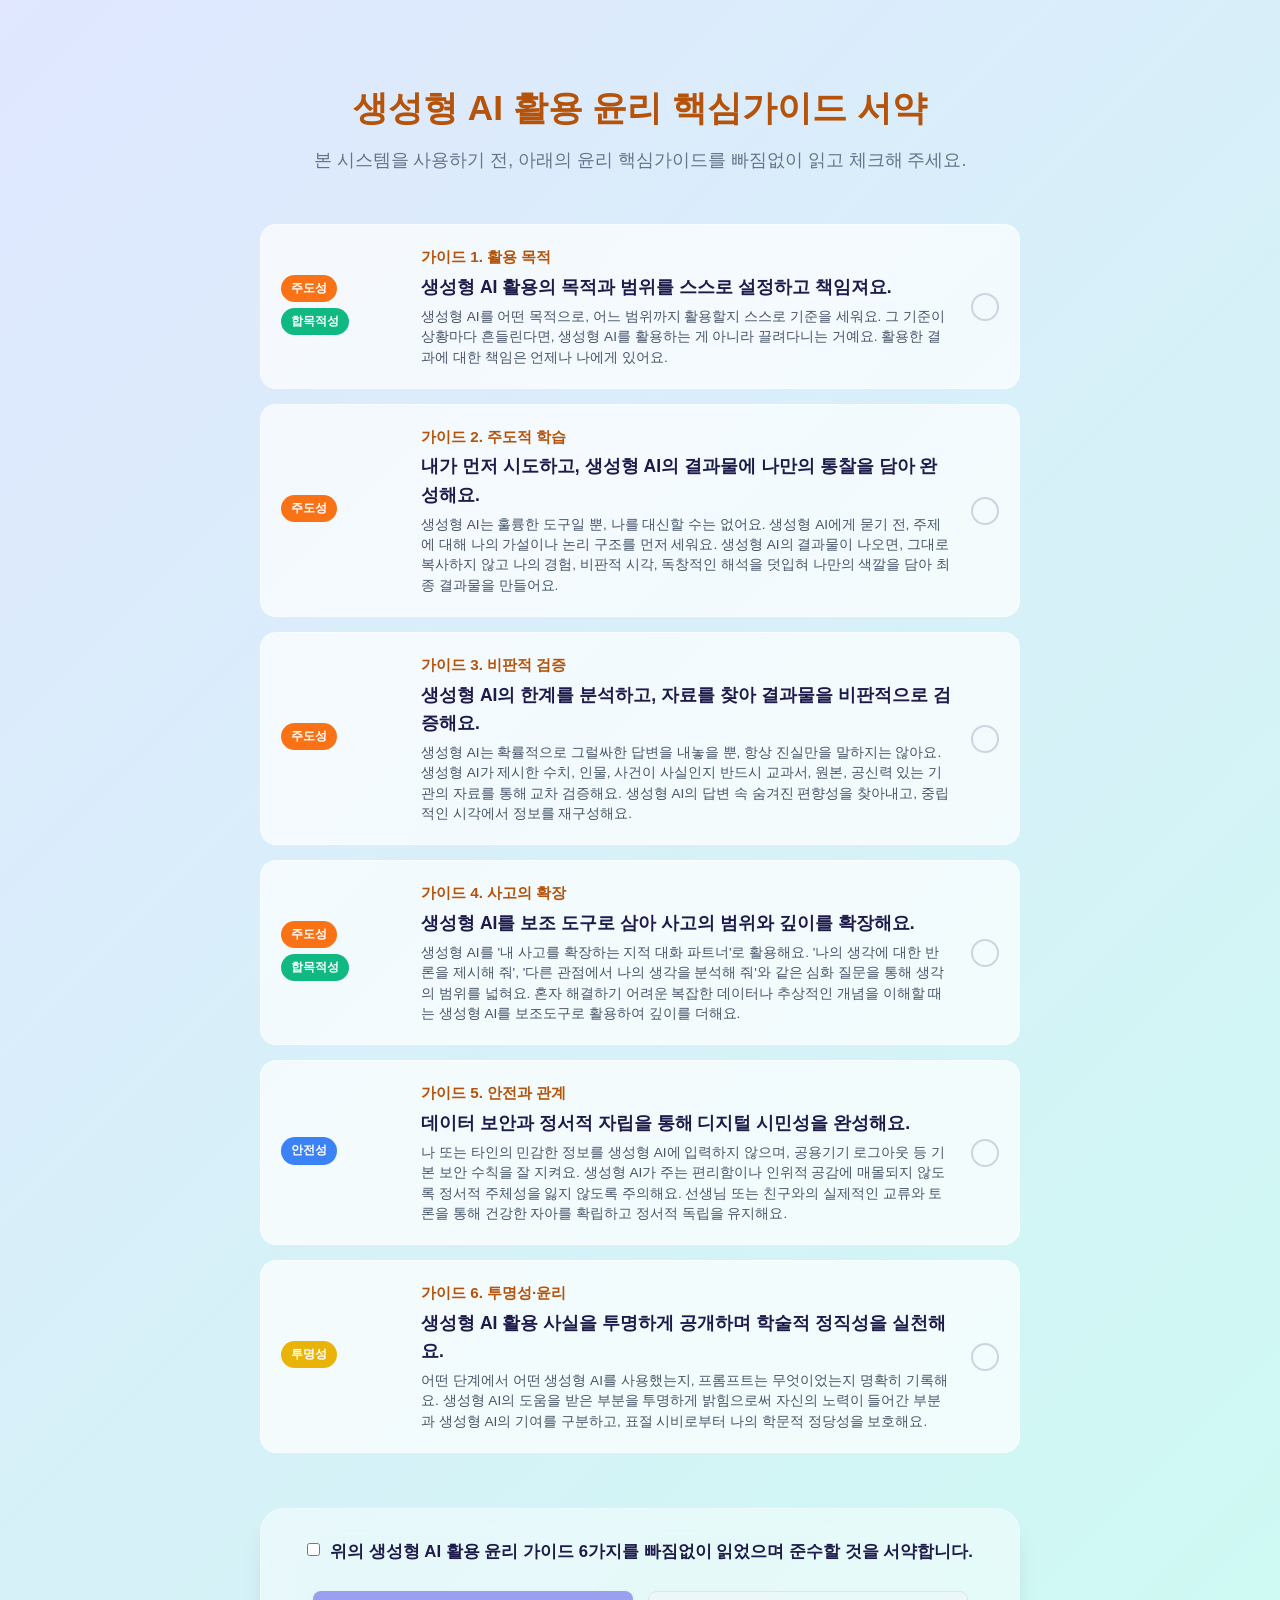
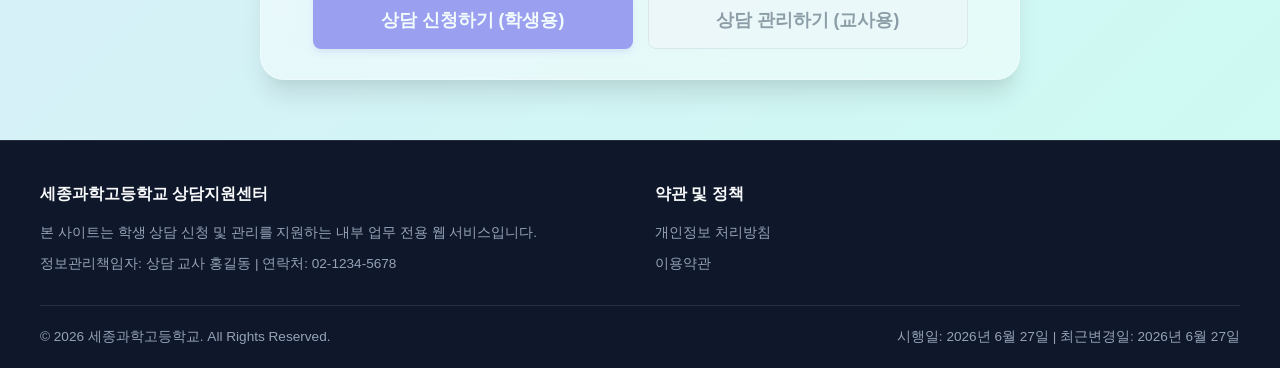
<file: index.html>
<!DOCTYPE html>
<html lang="ko">
<head>
  <script>
    if (localStorage.getItem('ethics_agreement') !== 'true') {
      window.location.href = 'gate.html';
    }
  </script>
  <meta charset="UTF-8">
  <meta name="viewport" content="width=device-width, initial-scale=1.0">
  <title>학생 상담 신청 및 조회 시스템</title>
  <link rel="stylesheet" href="style.css">
</head>
<body>

  <div class="app-container">
    <!-- Header -->
    <header>
      <h1>Counseling <span>학생용</span></h1>
      <nav>
        <a href="admin.html" class="nav-btn">교사용 관리자 페이지</a>
      </nav>
    </header>

    <!-- Hero Section -->
    <div class="hero">
      <h2>학생 상담 신청</h2>
      <p>원하는 상담 날짜와 시간을 선택하여 간편하게 상담을 신청하고 결과를 조회할 수 있습니다.</p>
    </div>

    <!-- Main Content -->
    <div class="main-grid">
      <!-- 1. 상담 신청 카드 -->
      <section class="card" id="apply-card">
        <h3 class="card-title">상담 신청하기</h3>
        <form id="consultation-form">
          <div class="form-group">
            <label for="student-id">학번</label>
            <input type="text" id="student-id" placeholder="예: 30101" required pattern="^[0-9]{5}$" title="학번 5자리를 입력해주세요 (예: 30101)">
          </div>
          <div class="form-group">
            <label for="student-name">이름</label>
            <input type="text" id="student-name" placeholder="홍길동" required>
          </div>
          <div class="form-row">
            <div class="form-group">
              <label for="desired-date">희망 날짜</label>
              <input type="date" id="desired-date" required>
            </div>
            <div class="form-group">
              <label for="desired-time">희망 시간</label>
              <select id="desired-time" required>
                <option value="">시간 선택</option>
                <option value="09:00">09:00 - 10:00 (1교시)</option>
                <option value="10:00">10:00 - 11:00 (2교시)</option>
                <option value="11:00">11:00 - 12:00 (3교시)</option>
                <option value="13:00">13:00 - 14:00 (점심시간)</option>
                <option value="14:00">14:00 - 15:00 (5교시)</option>
                <option value="15:00">15:00 - 16:00 (6교시)</option>
                <option value="16:00">16:00 - 17:00 (방과후)</option>
              </select>
            </div>
          </div>
          <div class="alert-info" style="margin-top: 10px; font-size: 0.85rem;">
            ※ 본 시스템은 상담 내용은 일체 입력받지 않으며, 이름과 학번, 일정 정보만 안전하게 수집합니다.
          </div>
          <button type="submit" class="btn">상담 신청 제출</button>
        </form>
      </section>

      <!-- 2. 신청 현황 조회 카드 -->
      <section class="card" id="lookup-card">
        <h3 class="card-title">신청 완료 여부 및 일정 조회</h3>
        <form id="lookup-form">
          <div class="form-group">
            <label for="lookup-id">학번</label>
            <input type="text" id="lookup-id" placeholder="예: 30101" required pattern="^[0-9]{5}$" title="학번 5자리를 입력해주세요 (예: 30101)">
          </div>
          <div class="form-group">
            <label for="lookup-name">이름</label>
            <input type="text" id="lookup-name" placeholder="홍길동" required>
          </div>
          <button type="submit" class="btn btn-secondary">내 일정 조회하기</button>
        </form>

        <!-- 조회 결과 출력 영역 -->
        <div id="lookup-result" class="result-box">
          <div class="result-item">
            <span class="result-label">학번 / 이름</span>
            <span class="result-value" id="res-student-info"></span>
          </div>
          <div class="result-item">
            <span class="result-label">상담 완료 여부</span>
            <span class="result-value" id="res-status-badge"></span>
          </div>
          <div class="result-item">
            <span class="result-label">다음 일정</span>
            <span class="result-value" id="res-schedule-time"></span>
          </div>
        </div>
      </section>
    </div>
  </div>

  <!-- Footer -->
  <footer>
    <div class="footer-content">
      <div class="footer-section">
        <h3>세종과학고등학교 상담지원센터</h3>
        <p>본 사이트는 학생 상담 신청 및 관리를 지원하는 내부 업무 전용 웹 서비스입니다.</p>
        <p style="margin-top: 10px;">정보관리책임자: 상담 교사 홍길동 | 연락처: 02-1234-5678</p>
      </div>
      <div class="footer-section">
        <h3>약관 및 정책</h3>
        <div class="footer-links">
          <a onclick="openModal('privacy-modal')">개인정보 처리방침</a>
          <a onclick="openModal('terms-modal')">이용약관</a>
        </div>
      </div>
    </div>
    <div class="footer-bottom">
      <p>&copy; 2026 세종과학고등학교. All Rights Reserved.</p>
      <p>시행일: 2026년 6월 27일 | 최근변경일: 2026년 6월 27일</p>
    </div>
  </footer>

  <!-- Privacy Modal -->
  <div id="privacy-modal" class="modal">
    <div class="modal-content">
      <button class="modal-close" onclick="closeModal('privacy-modal')">&times;</button>
      <div class="policy-text" id="privacy-content-area">
        <p>불러오는 중...</p>
      </div>
    </div>
  </div>

  <!-- Terms Modal -->
  <div id="terms-modal" class="modal">
    <div class="modal-content">
      <button class="modal-close" onclick="closeModal('terms-modal')">&times;</button>
      <div class="policy-text" id="terms-content-area">
        <p>불러오는 중...</p>
      </div>
    </div>
  </div>

  <script src="app.js"></script>
</body>
</html>
</file>
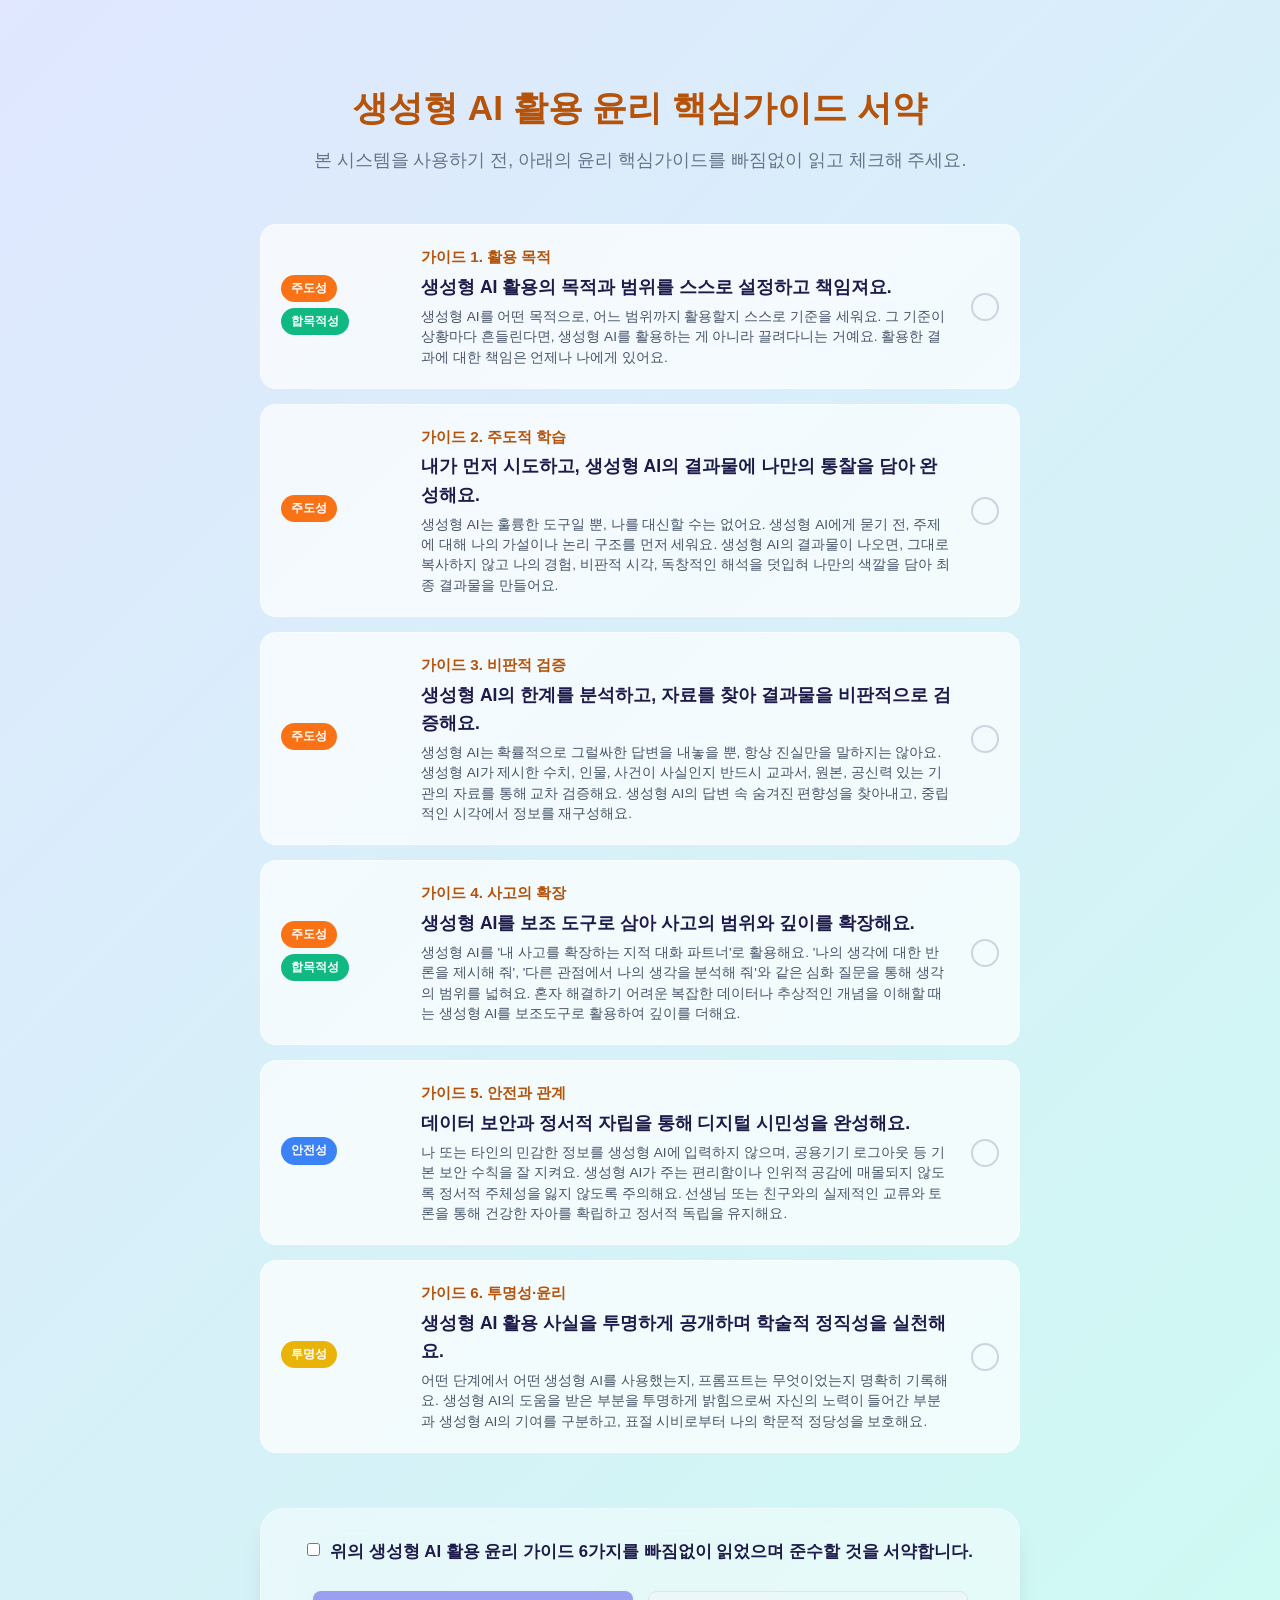
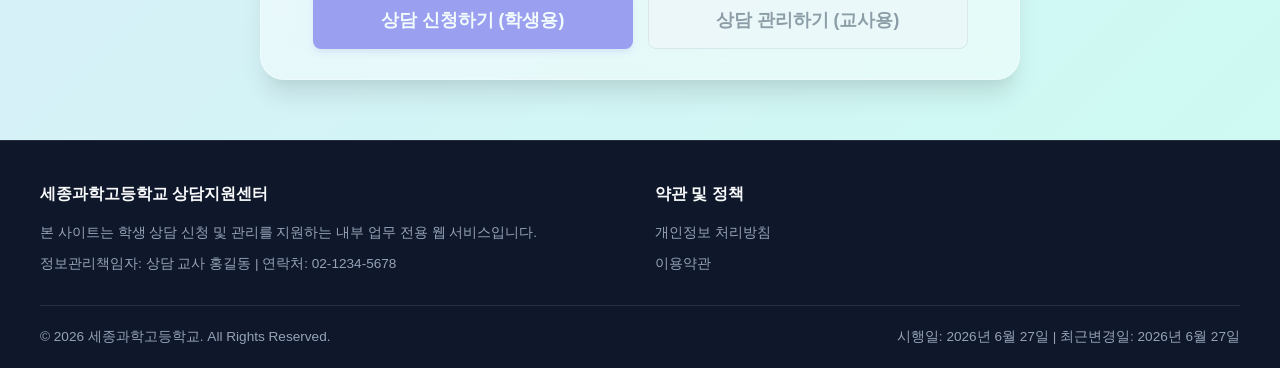
<file: gate.html>
<!DOCTYPE html>
<html lang="ko">
<head>
  <meta charset="UTF-8">
  <meta name="viewport" content="width=device-width, initial-scale=1.0">
  <title>생성형 AI 활용 윤리 서약 게이트</title>
  <link rel="stylesheet" href="style.css">
  <style>
    /* Gate Page Specific Custom Styles */
    .gate-container {
      max-width: 800px;
      margin: 40px auto;
      padding: 20px;
    }
    .guide-card-list {
      display: flex;
      flex-direction: column;
      gap: 15px;
      margin-bottom: 25px;
    }
    .guide-item {
      display: grid;
      grid-template-columns: 120px 1fr auto;
      align-items: center;
      gap: 20px;
      background: rgba(255, 255, 255, 0.7);
      border: 1px solid rgba(255, 255, 255, 0.5);
      border-radius: var(--radius-md);
      padding: 20px;
      transition: all 0.3s;
      cursor: pointer;
    }
    .guide-item:hover {
      background: white;
      transform: translateX(5px);
      box-shadow: var(--shadow-md);
    }
    .guide-item.checked {
      border-left: 5px solid #f59e0b;
      background: rgba(254, 243, 199, 0.4);
    }
    .badge-value {
      display: inline-block;
      padding: 4px 10px;
      font-size: 0.75rem;
      font-weight: 700;
      border-radius: 20px;
      text-align: center;
      color: white;
      margin-bottom: 5px;
    }
    .badge-judo { background-color: #f97316; }     /* 주도성 - 주황 */
    .badge-hap { background-color: #10b981; }      /* 합목적성 - 녹색 */
    .badge-safety { background-color: #3b82f6; }   /* 안전성 - 청색 */
    .badge-transparent { background-color: #eab308; } /* 투명성 - 황색 */

    .guide-title {
      font-weight: 700;
      font-size: 0.95rem;
      color: #b45309;
      margin-bottom: 3px;
    }
    .guide-text h4 {
      font-size: 1.1rem;
      color: #1e1b4b;
      margin-bottom: 6px;
    }
    .guide-text p {
      font-size: 0.85rem;
      color: #475569;
      line-height: 1.5;
    }
    .check-circle {
      width: 28px;
      height: 28px;
      border-radius: 50%;
      border: 2px solid #cbd5e1;
      display: flex;
      align-items: center;
      justify-content: center;
      color: transparent;
      font-weight: bold;
      font-size: 0.9rem;
      transition: all 0.2s;
    }
    .guide-item.checked .check-circle {
      border-color: #f59e0b;
      background-color: #f59e0b;
      color: white;
    }
    .agreement-box {
      background: var(--glass-bg);
      backdrop-filter: blur(12px);
      border: 1px solid var(--glass-border);
      border-radius: var(--radius-lg);
      padding: 30px;
      text-align: center;
      display: flex;
      flex-direction: column;
      align-items: center;
      gap: 15px;
      box-shadow: var(--shadow-lg);
    }
    .btn-gate {
      width: 100%;
      max-width: 320px;
      padding: 16px;
      font-size: 1.1rem;
      opacity: 0.5;
      pointer-events: none;
    }
    .btn-gate.active {
      opacity: 1;
      pointer-events: auto;
    }
    @media (max-width: 600px) {
      .guide-item {
        grid-template-columns: 1fr auto;
      }
      .guide-badge-area {
        grid-column: span 2;
        display: flex;
        gap: 5px;
      }
    }
  </style>
</head>
<body>

  <div class="app-container gate-container">
    <div class="hero">
      <h2 style="color: #b45309;">생성형 AI 활용 윤리 핵심가이드 서약</h2>
      <p>본 시스템을 사용하기 전, 아래의 윤리 핵심가이드를 빠짐없이 읽고 체크해 주세요.</p>
    </div>

    <!-- 6 Core Guides -->
    <div class="guide-card-list">
      
      <!-- Guide 1 -->
      <div class="guide-item" onclick="toggleGuide(this, 0)">
        <div class="guide-badge-area">
          <span class="badge-value badge-judo">주도성</span>
          <span class="badge-value badge-hap">합목적성</span>
        </div>
        <div class="guide-text">
          <div class="guide-title">가이드 1. 활용 목적</div>
          <h4>생성형 AI 활용의 목적과 범위를 스스로 설정하고 책임져요.</h4>
          <p>생성형 AI를 어떤 목적으로, 어느 범위까지 활용할지 스스로 기준을 세워요. 그 기준이 상황마다 흔들린다면, 생성형 AI를 활용하는 게 아니라 끌려다니는 거예요. 활용한 결과에 대한 책임은 언제나 나에게 있어요.</p>
        </div>
        <div class="check-circle">&check;</div>
      </div>

      <!-- Guide 2 -->
      <div class="guide-item" onclick="toggleGuide(this, 1)">
        <div class="guide-badge-area">
          <span class="badge-value badge-judo">주도성</span>
        </div>
        <div class="guide-text">
          <div class="guide-title">가이드 2. 주도적 학습</div>
          <h4>내가 먼저 시도하고, 생성형 AI의 결과물에 나만의 통찰을 담아 완성해요.</h4>
          <p>생성형 AI는 훌륭한 도구일 뿐, 나를 대신할 수는 없어요. 생성형 AI에게 묻기 전, 주제에 대해 나의 가설이나 논리 구조를 먼저 세워요. 생성형 AI의 결과물이 나오면, 그대로 복사하지 않고 나의 경험, 비판적 시각, 독창적인 해석을 덧입혀 나만의 색깔을 담아 최종 결과물을 만들어요.</p>
        </div>
        <div class="check-circle">&check;</div>
      </div>

      <!-- Guide 3 -->
      <div class="guide-item" onclick="toggleGuide(this, 2)">
        <div class="guide-badge-area">
          <span class="badge-value badge-judo">주도성</span>
        </div>
        <div class="guide-text">
          <div class="guide-title">가이드 3. 비판적 검증</div>
          <h4>생성형 AI의 한계를 분석하고, 자료를 찾아 결과물을 비판적으로 검증해요.</h4>
          <p>생성형 AI는 확률적으로 그럴싸한 답변을 내놓을 뿐, 항상 진실만을 말하지는 않아요. 생성형 AI가 제시한 수치, 인물, 사건이 사실인지 반드시 교과서, 원본, 공신력 있는 기관의 자료를 통해 교차 검증해요. 생성형 AI의 답변 속 숨겨진 편향성을 찾아내고, 중립적인 시각에서 정보를 재구성해요.</p>
        </div>
        <div class="check-circle">&check;</div>
      </div>

      <!-- Guide 4 -->
      <div class="guide-item" onclick="toggleGuide(this, 3)">
        <div class="guide-badge-area">
          <span class="badge-value badge-judo">주도성</span>
          <span class="badge-value badge-hap">합목적성</span>
        </div>
        <div class="guide-text">
          <div class="guide-title">가이드 4. 사고의 확장</div>
          <h4>생성형 AI를 보조 도구로 삼아 사고의 범위와 깊이를 확장해요.</h4>
          <p>생성형 AI를 '내 사고를 확장하는 지적 대화 파트너'로 활용해요. '나의 생각에 대한 반론을 제시해 줘', '다른 관점에서 나의 생각을 분석해 줘'와 같은 심화 질문을 통해 생각의 범위를 넓혀요. 혼자 해결하기 어려운 복잡한 데이터나 추상적인 개념을 이해할 때는 생성형 AI를 보조도구로 활용하여 깊이를 더해요.</p>
        </div>
        <div class="check-circle">&check;</div>
      </div>

      <!-- Guide 5 -->
      <div class="guide-item" onclick="toggleGuide(this, 4)">
        <div class="guide-badge-area">
          <span class="badge-value badge-safety">안전성</span>
        </div>
        <div class="guide-text">
          <div class="guide-title">가이드 5. 안전과 관계</div>
          <h4>데이터 보안과 정서적 자립을 통해 디지털 시민성을 완성해요.</h4>
          <p>나 또는 타인의 민감한 정보를 생성형 AI에 입력하지 않으며, 공용기기 로그아웃 등 기본 보안 수칙을 잘 지켜요. 생성형 AI가 주는 편리함이나 인위적 공감에 매몰되지 않도록 정서적 주체성을 잃지 않도록 주의해요. 선생님 또는 친구와의 실제적인 교류와 토론을 통해 건강한 자아를 확립하고 정서적 독립을 유지해요.</p>
        </div>
        <div class="check-circle">&check;</div>
      </div>

      <!-- Guide 6 -->
      <div class="guide-item" onclick="toggleGuide(this, 5)">
        <div class="guide-badge-area">
          <span class="badge-value badge-transparent">투명성</span>
        </div>
        <div class="guide-text">
          <div class="guide-title">가이드 6. 투명성·윤리</div>
          <h4>생성형 AI 활용 사실을 투명하게 공개하며 학술적 정직성을 실천해요.</h4>
          <p>어떤 단계에서 어떤 생성형 AI를 사용했는지, 프롬프트는 무엇이었는지 명확히 기록해요. 생성형 AI의 도움을 받은 부분을 투명하게 밝힘으로써 자신의 노력이 들어간 부분과 생성형 AI의 기여를 구분하고, 표절 시비로부터 나의 학문적 정당성을 보호해요.</p>
        </div>
        <div class="check-circle">&check;</div>
      </div>

    </div>

    <!-- Gateway Action Panel -->
    <div class="agreement-box">
      <label class="checkbox-label" style="font-size: 1.05rem; font-weight: 700; color: #1e1b4b;">
        <input type="checkbox" id="chk-all-ethics" onchange="manualCheckAll(this)">
        위의 생성형 AI 활용 윤리 가이드 6가지를 빠짐없이 읽었으며 준수할 것을 서약합니다.
      </label>
      
      <div style="display: flex; gap: 15px; width: 100%; justify-content: center; margin-top: 10px;">
        <button id="btn-goto-student" class="btn btn-gate" onclick="proceedTo('student')">상담 신청하기 (학생용)</button>
        <button id="btn-goto-admin" class="btn btn-secondary btn-gate" onclick="proceedTo('admin')">상담 관리하기 (교사용)</button>
      </div>
    </div>
  </div>

  <script>
    const readGuides = [false, false, false, false, false, false];

    function toggleGuide(el, idx) {
      el.classList.toggle('checked');
      readGuides[idx] = el.classList.contains('checked');
      checkAllStatus();
    }

    function manualCheckAll(checkbox) {
      const items = document.querySelectorAll('.guide-item');
      items.forEach((item, idx) => {
        if (checkbox.checked) {
          item.classList.add('checked');
          readGuides[idx] = true;
        } else {
          item.classList.remove('checked');
          readGuides[idx] = false;
        }
      });
      checkAllStatus(false);
    }

    function checkAllStatus(updateCheckbox = true) {
      const allRead = readGuides.every(val => val === true);
      const chkAll = document.getElementById('chk-all-ethics');
      
      if (updateCheckbox) {
        chkAll.checked = allRead;
      }

      const btnStudent = document.getElementById('btn-goto-student');
      const btnAdmin = document.getElementById('btn-goto-admin');

      if (allRead) {
        btnStudent.classList.add('active');
        btnAdmin.classList.add('active');
      } else {
        btnStudent.classList.remove('active');
        btnAdmin.classList.remove('active');
      }
    }

    function proceedTo(target) {
      const allRead = readGuides.every(val => val === true);
      if (!allRead) {
        alert('모든 윤리 가이드를 빠짐없이 읽고 체크를 완료하셔야 진입할 수 있습니다.');
        return;
      }
      
      // Save agreement status in localStorage
      localStorage.setItem('ethics_agreement', 'true');
      
      if (target === 'student') {
        window.location.href = 'index.html';
      } else {
        window.location.href = 'admin.html';
      }
    }

    // Redirect automatically if already agreed
    window.addEventListener('DOMContentLoaded', () => {
      // Allow overriding via query parameter for testing
      const urlParams = new URLSearchParams(window.location.search);
      if (urlParams.get('force') === 'true') {
        localStorage.removeItem('ethics_agreement');
        return;
      }

      if (localStorage.getItem('ethics_agreement') === 'true') {
        // By default send to student screen, user can navigate to admin there
        window.location.href = 'index.html';
      }
    });
  </script>

  <!-- Footer -->
  <footer>
    <div class="footer-content">
      <div class="footer-section">
        <h3>세종과학고등학교 상담지원센터</h3>
        <p>본 사이트는 학생 상담 신청 및 관리를 지원하는 내부 업무 전용 웹 서비스입니다.</p>
        <p style="margin-top: 10px;">정보관리책임자: 상담 교사 홍길동 | 연락처: 02-1234-5678</p>
      </div>
      <div class="footer-section">
        <h3>약관 및 정책</h3>
        <div class="footer-links">
          <a onclick="openModal('privacy-modal')">개인정보 처리방침</a>
          <a onclick="openModal('terms-modal')">이용약관</a>
        </div>
      </div>
    </div>
    <div class="footer-bottom">
      <p>&copy; 2026 세종과학고등학교. All Rights Reserved.</p>
      <p>시행일: 2026년 6월 27일 | 최근변경일: 2026년 6월 27일</p>
    </div>
  </footer>

  <!-- Privacy Modal -->
  <div id="privacy-modal" class="modal">
    <div class="modal-content">
      <button class="modal-close" onclick="closeModal('privacy-modal')">&times;</button>
      <div class="policy-text" id="privacy-content-area">
        <p>불러오는 중...</p>
      </div>
    </div>
  </div>

  <!-- Terms Modal -->
  <div id="terms-modal" class="modal">
    <div class="modal-content">
      <button class="modal-close" onclick="closeModal('terms-modal')">&times;</button>
      <div class="policy-text" id="terms-content-area">
        <p>불러오는 중...</p>
      </div>
    </div>
  </div>

  <script src="app.js"></script>
</body>
</html>
</file>
<file: style.css>
/* @import url('https://fonts.googleapis.com/css2?family=Inter:wght@300;400;500;600;700&family=Noto+Sans+KR:wght@300;400;500;700&display=swap'); */

:root {
  /* Color Palette */
  --primary-color: #4f46e5;       /* Indigo */
  --primary-hover: #4338ca;
  --secondary-color: #06b6d4;     /* Cyan */
  --background-dark: #0f172a;     /* Slate 900 */
  --background-light: #f8fafc;    /* Slate 50 */
  --text-dark: #0f172a;
  --text-light: #f8fafc;
  --text-muted: #64748b;          /* Slate 500 */
  --card-bg: rgba(255, 255, 255, 0.8);
  --card-border: rgba(255, 255, 255, 0.4);
  --glass-bg: rgba(255, 255, 255, 0.45);
  --glass-border: rgba(255, 255, 255, 0.3);
  
  /* Status Colors */
  --status-pending: #f59e0b;      /* Amber / 대기 */
  --status-confirmed: #10b981;    /* Emerald / 확정 */
  --status-completed: #94a3b8;    /* Slate 400 / 완료 */
  
  /* Typography */
  --font-sans: 'Inter', 'Noto Sans KR', sans-serif;
  
  /* Shadows & Radius */
  --radius-sm: 8px;
  --radius-md: 16px;
  --radius-lg: 24px;
  --shadow-sm: 0 1px 3px rgba(0, 0, 0, 0.1);
  --shadow-md: 0 4px 6px -1px rgba(0, 0, 0, 0.1), 0 2px 4px -1px rgba(0, 0, 0, 0.06);
  --shadow-lg: 0 20px 25px -5px rgba(0, 0, 0, 0.1), 0 10px 10px -5px rgba(0, 0, 0, 0.04);
  --shadow-glass: 0 8px 32px 0 rgba(31, 38, 135, 0.07);
}

/* Base Styles */
* {
  box-sizing: border-box;
  margin: 0;
  padding: 0;
}

body {
  font-family: var(--font-sans);
  background: linear-gradient(135deg, #e0e7ff 0%, #ccfbf1 100%);
  color: var(--text-dark);
  min-height: 100vh;
  display: flex;
  flex-direction: column;
  line-height: 1.6;
  overflow-x: hidden;
}

/* App Container */
.app-container {
  flex: 1;
  max-width: 1200px;
  width: 90%;
  margin: 40px auto;
  display: flex;
  flex-direction: column;
  gap: 30px;
  animation: fadeIn 0.6s ease-out;
}

/* Header */
header {
  display: flex;
  justify-content: space-between;
  align-items: center;
  padding: 20px 30px;
  background: var(--glass-bg);
  backdrop-filter: blur(12px);
  -webkit-backdrop-filter: blur(12px);
  border: 1px solid var(--glass-border);
  border-radius: var(--radius-md);
  box-shadow: var(--shadow-glass);
}

header h1 {
  font-size: 1.5rem;
  font-weight: 700;
  color: var(--primary-color);
  display: flex;
  align-items: center;
  gap: 10px;
}

header h1 span {
  font-size: 0.9rem;
  font-weight: 500;
  background: var(--primary-color);
  color: white;
  padding: 3px 8px;
  border-radius: 20px;
}

nav {
  display: flex;
  gap: 15px;
}

.nav-btn {
  background: transparent;
  border: 1px solid var(--primary-color);
  color: var(--primary-color);
  padding: 8px 16px;
  border-radius: var(--radius-sm);
  cursor: pointer;
  font-weight: 500;
  transition: all 0.3s;
  text-decoration: none;
  font-size: 0.9rem;
}

.nav-btn:hover, .nav-btn.active {
  background: var(--primary-color);
  color: white;
}

/* Hero Section */
.hero {
  text-align: center;
  margin: 20px 0;
}

.hero h2 {
  font-size: 2.2rem;
  color: #1e1b4b;
  margin-bottom: 10px;
}

.hero p {
  color: var(--text-muted);
  font-size: 1.1rem;
}

/* Main Grid Layout */
.main-grid {
  display: grid;
  grid-template-columns: 1fr 1fr;
  gap: 30px;
}

@media (max-width: 900px) {
  .main-grid {
    grid-template-columns: 1fr;
  }
}

/* Card Styling */
.card {
  background: var(--card-bg);
  backdrop-filter: blur(16px);
  -webkit-backdrop-filter: blur(16px);
  border: 1px solid var(--card-border);
  border-radius: var(--radius-lg);
  padding: 35px;
  box-shadow: var(--shadow-lg);
  transition: transform 0.3s, box-shadow 0.3s;
  display: flex;
  flex-direction: column;
  gap: 20px;
}

.card:hover {
  transform: translateY(-5px);
  box-shadow: 0 25px 35px -10px rgba(31, 38, 135, 0.12);
}

.card-title {
  font-size: 1.3rem;
  font-weight: 700;
  color: #1e1b4b;
  border-bottom: 2px dashed rgba(79, 70, 229, 0.2);
  padding-bottom: 10px;
  margin-bottom: 10px;
}

/* Forms */
.form-group {
  display: flex;
  flex-direction: column;
  gap: 8px;
}

.form-group label {
  font-size: 0.9rem;
  font-weight: 600;
  color: #312e81;
}

.form-group input, .form-group select, .form-group textarea {
  padding: 12px 16px;
  border: 1.5px solid rgba(79, 70, 229, 0.2);
  border-radius: var(--radius-sm);
  font-family: var(--font-sans);
  font-size: 1rem;
  outline: none;
  background: rgba(255, 255, 255, 0.7);
  transition: all 0.3s;
}

.form-group input:focus, .form-group select:focus {
  border-color: var(--primary-color);
  background: white;
  box-shadow: 0 0 0 4px rgba(79, 70, 229, 0.1);
}

.form-row {
  display: grid;
  grid-template-columns: 1fr 1fr;
  gap: 15px;
}

/* Buttons */
.btn {
  background: var(--primary-color);
  color: white;
  padding: 14px 24px;
  border: none;
  border-radius: var(--radius-sm);
  font-size: 1rem;
  font-weight: 600;
  cursor: pointer;
  transition: all 0.3s;
  display: flex;
  align-items: center;
  justify-content: center;
  gap: 10px;
  box-shadow: 0 4px 6px rgba(79, 70, 229, 0.2);
}

.btn:hover {
  background: var(--primary-hover);
  transform: translateY(-2px);
  box-shadow: 0 6px 12px rgba(79, 70, 229, 0.3);
}

.btn:active {
  transform: translateY(0);
}

.btn-secondary {
  background: #f1f5f9;
  color: #334155;
  border: 1px solid #cbd5e1;
  box-shadow: none;
}

.btn-secondary:hover {
  background: #e2e8f0;
  box-shadow: none;
}

.btn-danger {
  background: #ef4444;
  color: white;
  box-shadow: 0 4px 6px rgba(239, 68, 68, 0.2);
}

.btn-danger:hover {
  background: #dc2626;
  box-shadow: 0 6px 12px rgba(239, 68, 68, 0.3);
}

/* Search Box */
.search-container {
  display: flex;
  gap: 10px;
}

.search-container input {
  flex: 1;
}

/* Results Display */
.result-box {
  margin-top: 15px;
  padding: 20px;
  border-radius: var(--radius-md);
  background: rgba(255, 255, 255, 0.5);
  border: 1px solid rgba(255, 255, 255, 0.3);
  display: none;
  animation: slideDown 0.4s ease-out;
}

.result-item {
  display: flex;
  justify-content: space-between;
  align-items: center;
  padding: 12px 0;
  border-bottom: 1px solid rgba(79, 70, 229, 0.1);
}

.result-item:last-child {
  border-bottom: none;
}

.result-label {
  font-weight: 500;
  color: var(--text-muted);
}

.result-value {
  font-weight: 600;
  color: #1e1b4b;
}

/* Badges */
.badge {
  padding: 4px 10px;
  border-radius: 20px;
  font-size: 0.85rem;
  font-weight: 600;
  color: white;
  display: inline-block;
}

.badge-pending {
  background-color: var(--status-pending);
}

.badge-confirmed {
  background-color: var(--status-confirmed);
}

.badge-completed {
  background-color: var(--status-completed);
}

/* Footer & Policies */
footer {
  margin-top: auto;
  background: var(--background-dark);
  color: #94a3b8;
  padding: 40px 20px 20px;
  font-size: 0.85rem;
  border-top: 1px solid rgba(255, 255, 255, 0.1);
}

.footer-content {
  max-width: 1200px;
  margin: 0 auto;
  display: flex;
  justify-content: space-between;
  flex-wrap: wrap;
  gap: 30px;
}

.footer-section {
  flex: 1;
  min-width: 250px;
}

.footer-section h3 {
  color: var(--text-light);
  font-size: 1rem;
  margin-bottom: 15px;
}

.footer-links {
  display: flex;
  flex-direction: column;
  gap: 10px;
}

.footer-links a {
  color: #94a3b8;
  text-decoration: none;
  transition: color 0.3s;
  cursor: pointer;
}

.footer-links a:hover {
  color: var(--text-light);
}

.footer-bottom {
  max-width: 1200px;
  margin: 30px auto 0;
  padding-top: 20px;
  border-top: 1px solid rgba(255, 255, 255, 0.1);
  text-align: center;
  display: flex;
  justify-content: space-between;
  align-items: center;
  flex-wrap: wrap;
  gap: 15px;
}

/* Modals */
.modal {
  display: none;
  position: fixed;
  top: 0;
  left: 0;
  width: 100%;
  height: 100%;
  background: rgba(15, 23, 42, 0.6);
  backdrop-filter: blur(8px);
  z-index: 1000;
  justify-content: center;
  align-items: center;
  animation: fadeIn 0.3s;
}

.modal-content {
  background: white;
  width: 90%;
  max-width: 700px;
  max-height: 80vh;
  border-radius: var(--radius-lg);
  padding: 35px;
  box-shadow: var(--shadow-lg);
  overflow-y: auto;
  position: relative;
  display: flex;
  flex-direction: column;
  gap: 20px;
  animation: scaleUp 0.3s cubic-bezier(0.34, 1.56, 0.64, 1);
}

.modal-close {
  position: absolute;
  top: 25px;
  right: 25px;
  background: none;
  border: none;
  font-size: 1.5rem;
  cursor: pointer;
  color: var(--text-muted);
  transition: color 0.3s;
}

.modal-close:hover {
  color: var(--text-dark);
}

.policy-text h2 {
  font-size: 1.4rem;
  margin: 20px 0 10px;
  color: #1e1b4b;
}

.policy-text h3 {
  font-size: 1.1rem;
  margin: 15px 0 5px;
  color: #312e81;
}

.policy-text p, .policy-text li {
  color: #475569;
  font-size: 0.95rem;
  margin-bottom: 8px;
}

.policy-text ul {
  padding-left: 20px;
  margin-bottom: 10px;
}

/* Admin Dashboard layout tweaks */
.admin-container {
  display: grid;
  grid-template-columns: 2fr 1fr;
  gap: 30px;
}

@media (max-width: 1024px) {
  .admin-container {
    grid-template-columns: 1fr;
  }
}

.table-responsive {
  width: 100%;
  overflow-x: auto;
  margin-top: 10px;
  border-radius: var(--radius-sm);
  border: 1px solid rgba(79, 70, 229, 0.1);
}

table {
  width: 100%;
  border-collapse: collapse;
  text-align: left;
  background: white;
}

th, td {
  padding: 12px 16px;
  border-bottom: 1px solid #f1f5f9;
  font-size: 0.95rem;
}

th {
  background: #f8fafc;
  font-weight: 600;
  color: #312e81;
}

tr:hover {
  background: #f8fafc;
}

/* FullCalendar styling helper overrides */
#calendar {
  background: white;
  padding: 20px;
  border-radius: var(--radius-md);
  border: 1px solid rgba(79, 70, 229, 0.15);
  box-shadow: var(--shadow-sm);
}

/* Checklist and setup styling */
.checkbox-group {
  display: flex;
  flex-direction: column;
  gap: 12px;
  background: #f8fafc;
  padding: 20px;
  border-radius: var(--radius-md);
  border: 1px solid #e2e8f0;
}

.checkbox-label {
  display: flex;
  align-items: flex-start;
  gap: 10px;
  font-size: 0.9rem;
  font-weight: 500;
  cursor: pointer;
  color: #334155;
}

.checkbox-label input[type="checkbox"],
.checkbox-label input[type="radio"] {
  margin-top: 4px;
  cursor: pointer;
}

.alert-info {
  background: #eff6ff;
  border-left: 4px solid var(--primary-color);
  color: #1e3a8a;
  padding: 15px;
  border-radius: 4px;
  font-size: 0.9rem;
}

/* Animations */
@keyframes fadeIn {
  from { opacity: 0; }
  to { opacity: 1; }
}

@keyframes slideDown {
  from { transform: translateY(-10px); opacity: 0; }
  to { transform: translateY(0); opacity: 1; }
}

@keyframes scaleUp {
  from { transform: scale(0.95); opacity: 0; }
  to { transform: scale(1); opacity: 1; }
}
</file>
